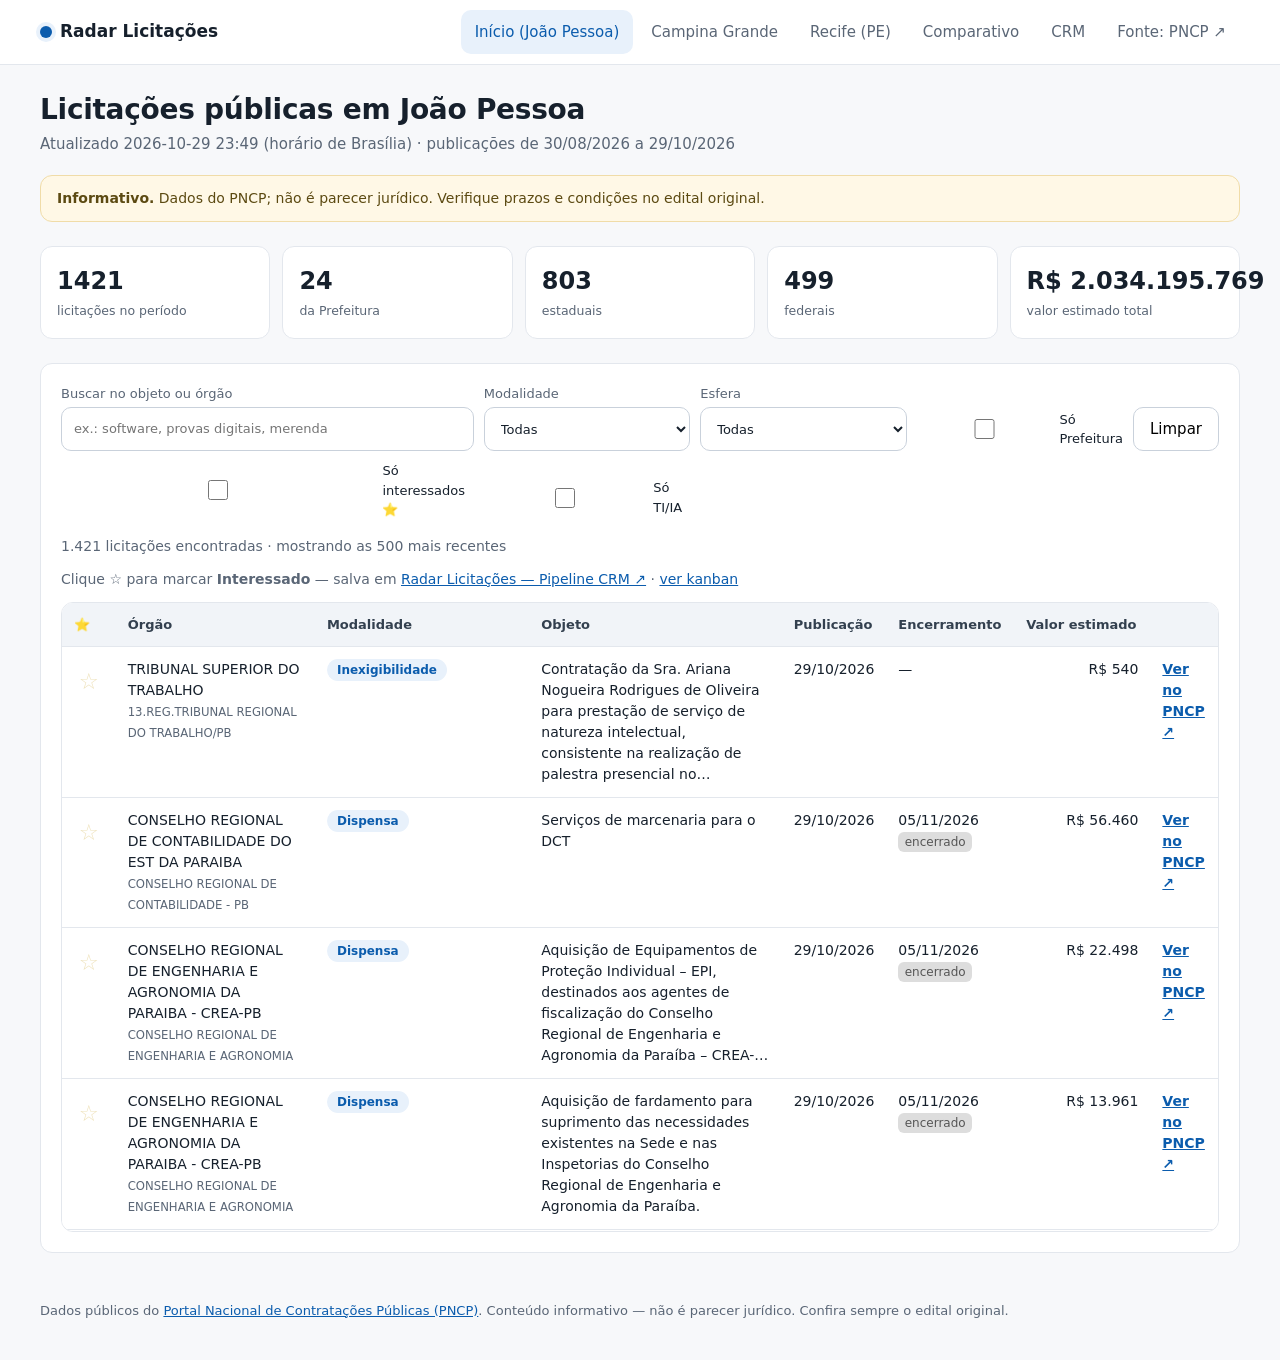
<file: docs/site/index.html>
<!doctype html><html lang="pt-BR"><head><meta charset="utf-8"><meta name="viewport" content="width=device-width,initial-scale=1">
<title>Radar Licitações — João Pessoa</title><link rel="stylesheet" href="shared.css"></head><body>
<main><h1>Licitações públicas em João Pessoa</h1><p class="sub" id="meta">Carregando…</p>
<div class="note"><strong>Informativo.</strong> Dados do PNCP; não é parecer jurídico. Verifique prazos e condições no edital original.</div>
<div class="kpis" id="kpis"></div>
<section class="panel" aria-label="Lista de licitações">
<div class="filters"><label class="q">Buscar no objeto ou órgão<input type="search" id="fq" placeholder="ex.: software, provas digitais, merenda"></label>
<label>Modalidade<select id="fm"><option value="">Todas</option></select></label>
<label>Esfera<select id="fe"><option value="">Todas</option></select></label>
<label class="chk"><input type="checkbox" id="fp"> Só Prefeitura</label><button id="clr" type="button">Limpar</button></div>
<p class="count" id="cnt" aria-live="polite"></p><div id="res"></div></section></main>
<script src="shared.js"></script><script>cityPage({cid:"jp",file:"oportunidades.json",cnpj:"08778326000156",active:"index.html"})</script></body></html>
</file>
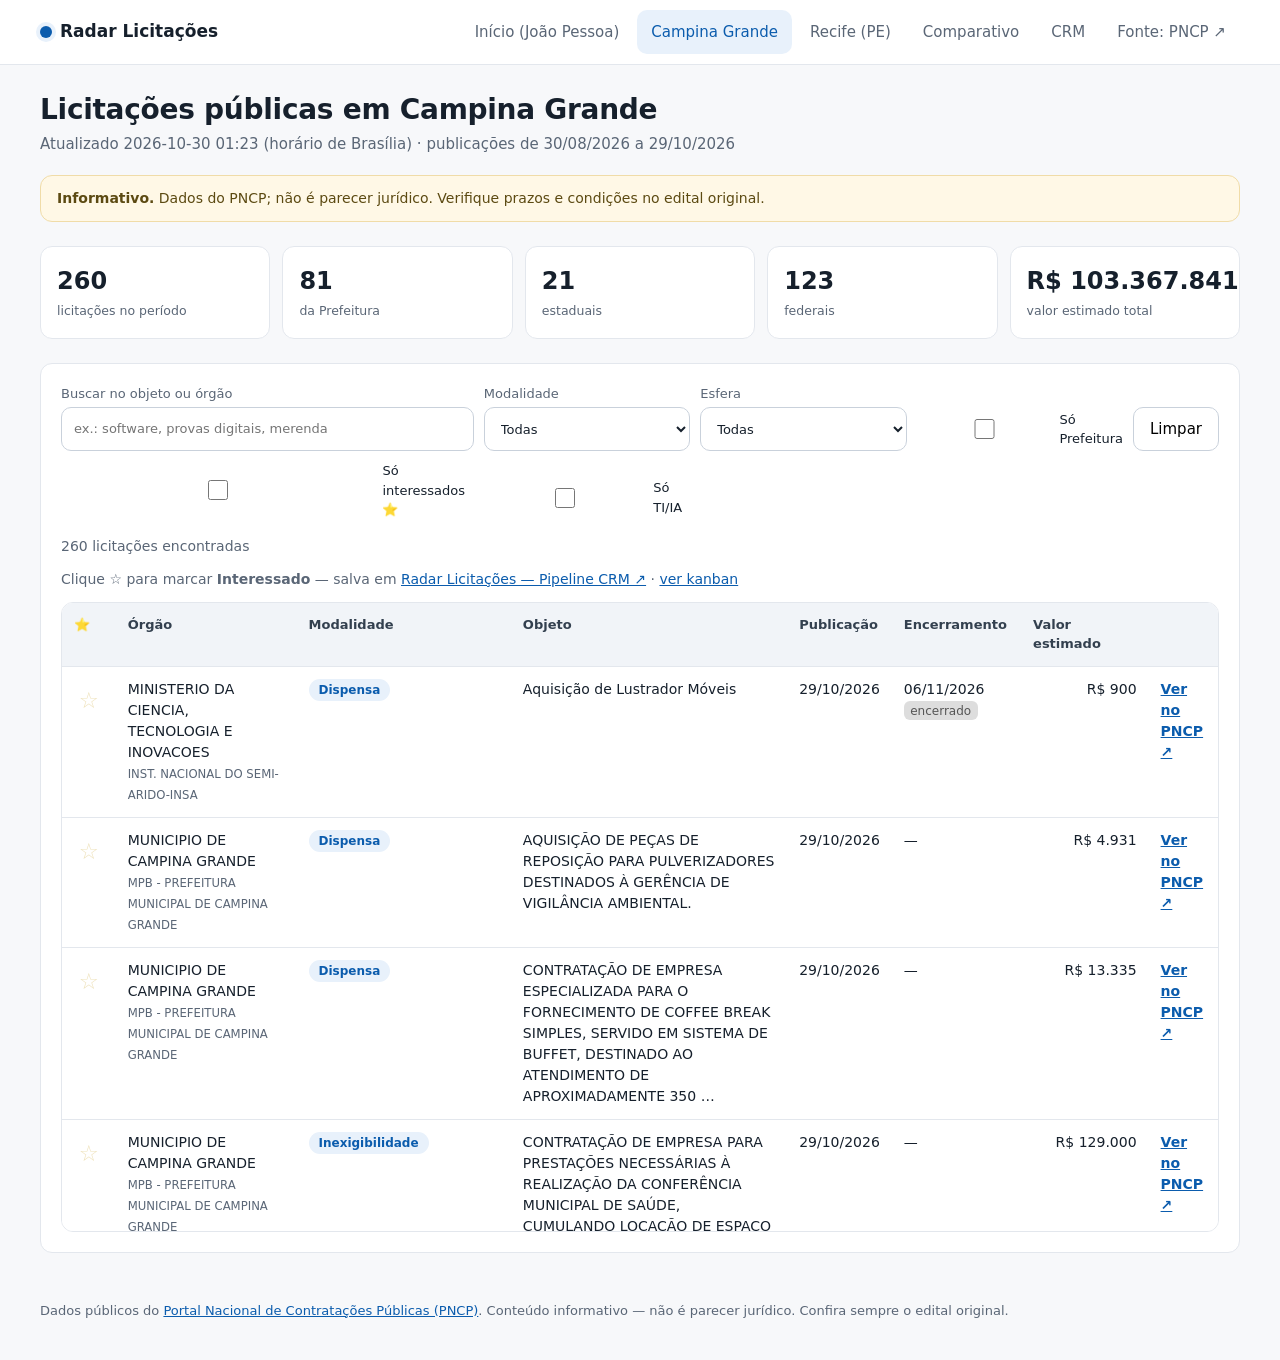
<file: docs/site/campina.html>
<!doctype html><html lang="pt-BR"><head><meta charset="utf-8"><meta name="viewport" content="width=device-width,initial-scale=1">
<title>Radar Licitações — Campina Grande</title><link rel="stylesheet" href="shared.css"></head><body>
<main><h1>Licitações públicas em Campina Grande</h1><p class="sub" id="meta">Carregando…</p>
<div class="note"><strong>Informativo.</strong> Dados do PNCP; não é parecer jurídico. Verifique prazos e condições no edital original.</div>
<div class="kpis" id="kpis"></div>
<section class="panel" aria-label="Lista de licitações">
<div class="filters"><label class="q">Buscar no objeto ou órgão<input type="search" id="fq" placeholder="ex.: software, provas digitais, merenda"></label>
<label>Modalidade<select id="fm"><option value="">Todas</option></select></label>
<label>Esfera<select id="fe"><option value="">Todas</option></select></label>
<label class="chk"><input type="checkbox" id="fp"> Só Prefeitura</label><button id="clr" type="button">Limpar</button></div>
<p class="count" id="cnt" aria-live="polite"></p><div id="res"></div></section></main>
<script src="shared.js"></script><script>cityPage({cid:"cg",file:"oportunidades-cg.json",cnpj:"08993917000146",active:"campina.html"})</script></body></html>
</file>
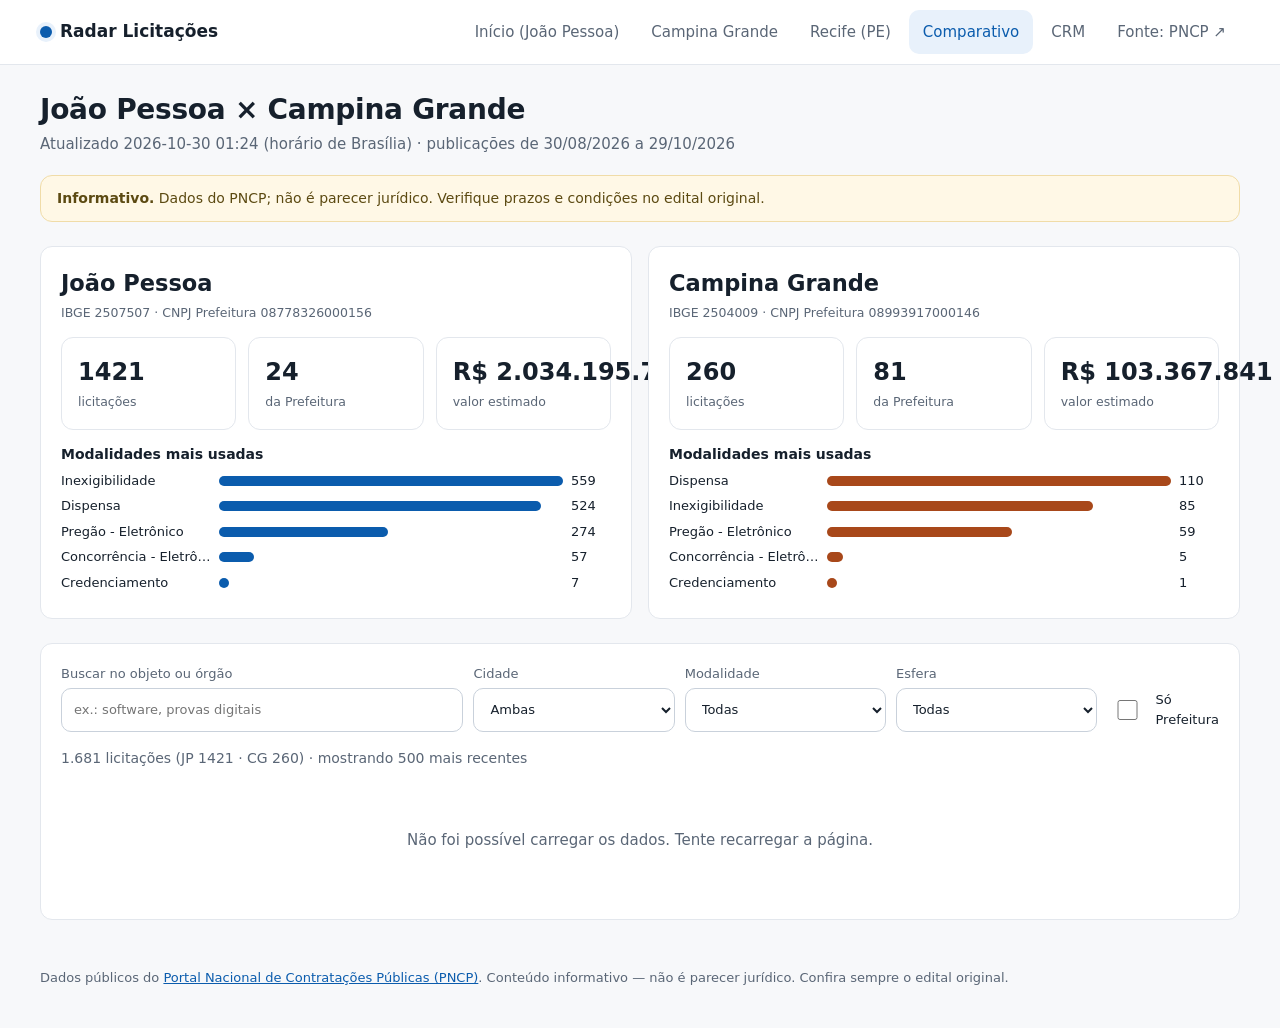
<file: docs/site/comparativo.html>
<!doctype html><html lang="pt-BR"><head><meta charset="utf-8"><meta name="viewport" content="width=device-width,initial-scale=1">
<title>Radar Licitações — João Pessoa × Campina Grande</title><link rel="stylesheet" href="shared.css"></head><body>
<main><h1>João Pessoa × Campina Grande</h1><p class="sub" id="meta">Carregando…</p>
<div class="note"><strong>Informativo.</strong> Dados do PNCP; não é parecer jurídico. Verifique prazos e condições no edital original.</div>
<div class="grid2" id="cards"></div>
<section class="panel" aria-label="Lista comparada">
<div class="filters"><label class="q">Buscar no objeto ou órgão<input type="search" id="fq" placeholder="ex.: software, provas digitais"></label>
<label>Cidade<select id="fc"><option value="">Ambas</option><option value="jp">João Pessoa</option><option value="cg">Campina Grande</option></select></label>
<label>Modalidade<select id="fm"><option value="">Todas</option></select></label>
<label>Esfera<select id="fe"><option value="">Todas</option></select></label>
<label class="chk"><input type="checkbox" id="fp"> Só Prefeitura</label></div>
<p class="count" id="cnt" aria-live="polite"></p><div id="res"></div></section></main>
<script src="shared.js"></script><script>
shell("comparativo.html");let D=[];$("res").innerHTML=loading();
fetch("comparativo.json").then(r=>{if(!r.ok)throw 0;return r.json()}).then(j=>{
 const p=j.cidades.jp.periodo;$("meta").textContent=`Atualizado ${j.atualizado_em.replace("T"," ").slice(0,16)} (horário de Brasília) · publicações de ${dt(p.inicio)} a ${dt(p.fim)}`;
 for(const[k,c]of Object.entries(j.cidades))c.oportunidades.forEach(o=>D.push({...o,cid:k,pref:(o.id||"").slice(0,14)===c.cnpj_pref}));
 fill($("fm"),D.map(o=>o.modalidade));fill($("fe"),D.map(o=>o.esfera));
 $("cards").innerHTML=Object.entries(j.cidades).map(([k,c])=>{const L=D.filter(o=>o.cid==k),n=f=>L.filter(f).length,mod={};L.forEach(o=>mod[o.modalidade]=(mod[o.modalidade]||0)+1);
  const top=Object.entries(mod).sort((a,b)=>b[1]-a[1]).slice(0,6),mx=top[0]?.[1]||1;
  return `<div class="panel ${k}"><h2 style="margin:0">${esc(c.nome)}</h2><small style="color:var(--muted)">IBGE ${c.ibge} · CNPJ Prefeitura ${c.cnpj_pref}</small>
  <div class="kpis" style="margin:14px 0"><div class="kpi"><b>${c.total}</b><small>licitações</small></div><div class="kpi"><b>${n(o=>o.pref)}</b><small>da Prefeitura</small></div><div class="kpi"><b>${brl(L.reduce((s,o)=>s+(o.valor_estimado||0),0))}</b><small>valor estimado</small></div></div>
  <h3 style="font-size:14px;margin:0 0 6px">Modalidades mais usadas</h3>${top.map(([m,v])=>`<div class="bar"><span title="${esc(m)}">${esc(m)}</span><i style="width:${Math.max(3,v/mx*100)}%"></i>${v}</div>`).join("")}</div>`}).join("");
 ["fc","fm","fe","fp","fq"].forEach(i=>$(i).addEventListener("input",draw));draw();
}).catch(()=>$("res").innerHTML=empty("Não foi possível carregar os dados. Tente recarregar a página."));
function draw(){const c=$("fc").value,m=$("fm").value,e=$("fe").value,p=$("fp").checked,q=$("fq").value.toLowerCase().trim();
 const F=D.filter(o=>(!c||o.cid==c)&&(!m||o.modalidade==m)&&(!e||o.esfera==e)&&(!p||o.pref)&&(!q||((o.objeto||"")+" "+(o.orgao||"")).toLowerCase().includes(q))).sort((a,b)=>(b.data_publicacao||"").localeCompare(a.data_publicacao||""));
 $("cnt").textContent=`${F.length.toLocaleString("pt-BR")} licitações (JP ${F.filter(o=>o.cid=="jp").length} · CG ${F.filter(o=>o.cid=="cg").length})`+(F.length>500?" · mostrando 500 mais recentes":"");
 $("res").innerHTML=F.length?`<div class="tw"><table><thead><tr><th><span class="sr">Selecionar</span></th><th>Cidade</th><th>Órgão</th><th>Modalidade</th><th>Objeto</th><th>Publicação</th><th>Encerramento</th><th>Valor estimado</th><th><span class="sr">Link</span></th></tr></thead><tbody>${F.slice(0,500).map(o=>row(o,1)).join("")}</tbody></table></div>`:empty("Nenhuma licitação com esses filtros.");bindSel($("res"));}
</script></body></html>
</file>
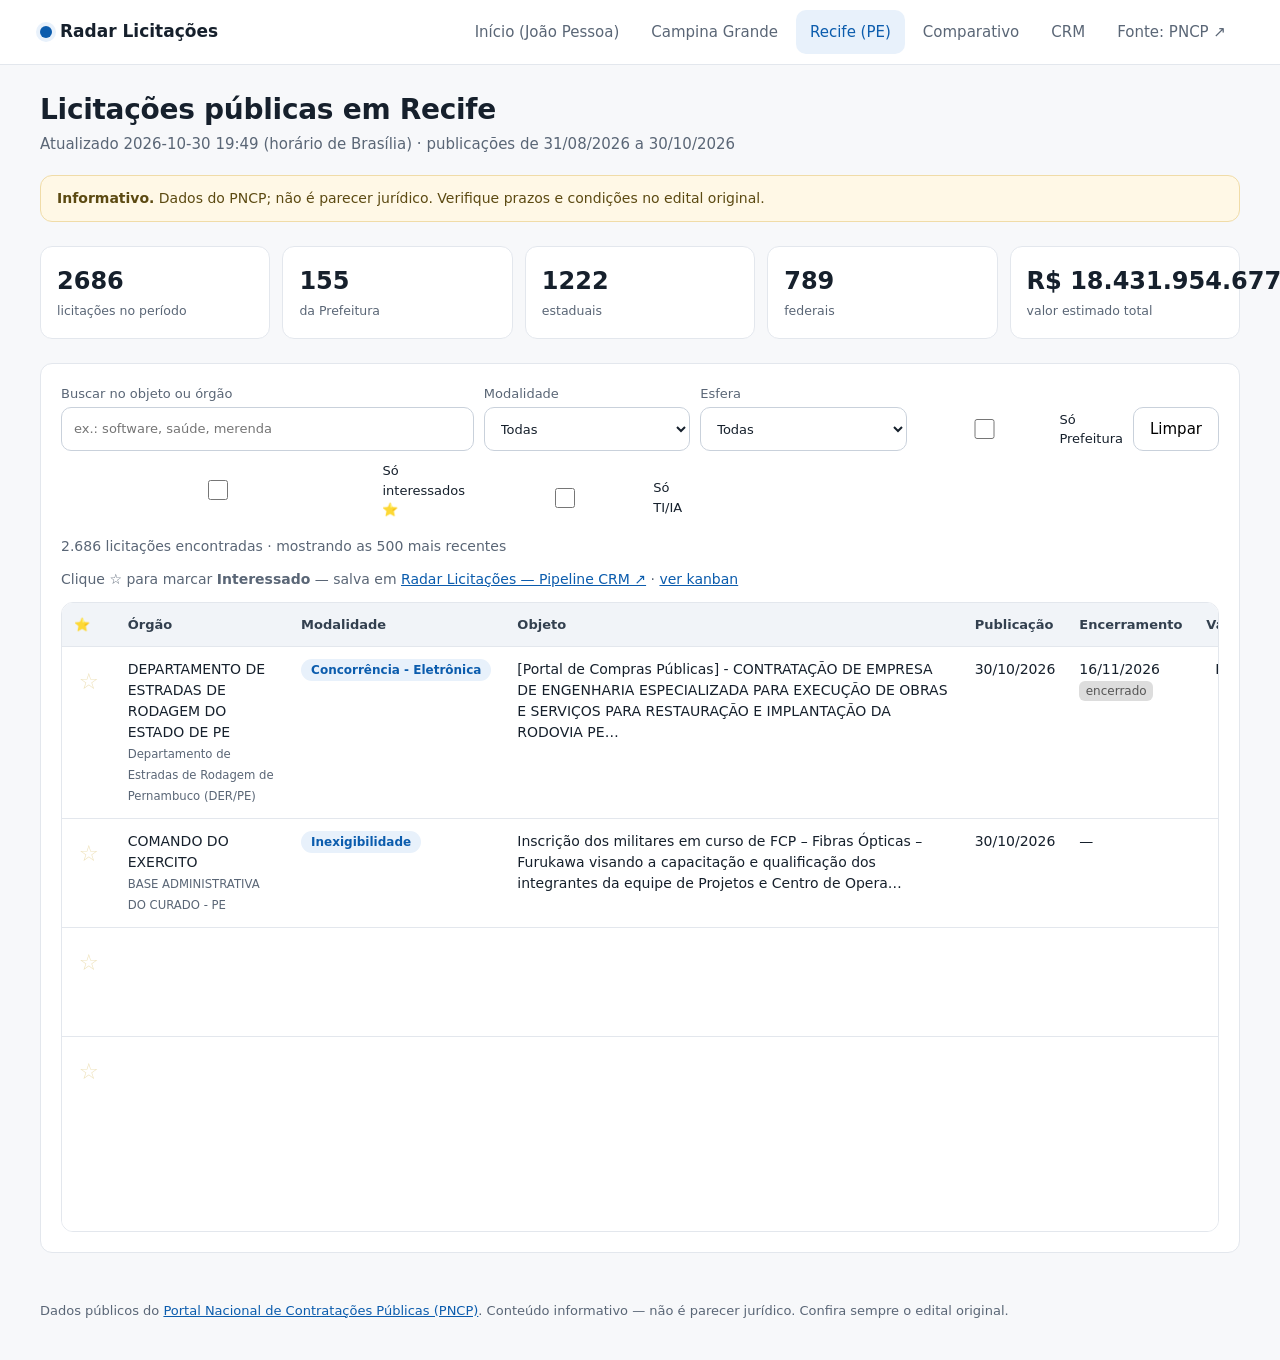
<file: docs/site/recife.html>
<!doctype html><html lang="pt-BR"><head><meta charset="utf-8"><meta name="viewport" content="width=device-width,initial-scale=1">
<title>Radar Licitações — Recife</title><link rel="stylesheet" href="shared.css"></head><body>
<main><h1>Licitações públicas em Recife</h1><p class="sub" id="meta">Carregando…</p>
<div class="note"><strong>Informativo.</strong> Dados do PNCP; não é parecer jurídico. Verifique prazos e condições no edital original.</div>
<div class="kpis" id="kpis"></div>
<section class="panel" aria-label="Lista de licitações">
<div class="filters"><label class="q">Buscar no objeto ou órgão<input type="search" id="fq" placeholder="ex.: software, saúde, merenda"></label>
<label>Modalidade<select id="fm"><option value="">Todas</option></select></label>
<label>Esfera<select id="fe"><option value="">Todas</option></select></label>
<label class="chk"><input type="checkbox" id="fp"> Só Prefeitura</label><button id="clr" type="button">Limpar</button></div>
<p class="count" id="cnt" aria-live="polite"></p><div id="res"></div></section></main>
<script src="shared.js"></script><script>cityPage({cid:"pe",file:"oportunidades-pe.json",cnpj:"10565000000192",active:"recife.html"})</script></body></html>
</file>
<file: docs/site/shared.css>
:root{--bg:#f7f8fa;--card:#fff;--ink:#16202c;--muted:#5a6676;--line:#e3e7ed;--accent:#0b5cad;--accent-soft:#e8f1fb;--cg:#a8481a;--r:12px;font-family:Inter,system-ui,-apple-system,"Segoe UI",Roboto,sans-serif}
*{box-sizing:border-box}body{margin:0;background:var(--bg);color:var(--ink);line-height:1.5;font-size:15px}
a{color:var(--accent)}a:focus-visible,button:focus-visible,input:focus-visible,select:focus-visible{outline:3px solid #7fb0e6;outline-offset:2px}
.top{background:#fff;border-bottom:1px solid var(--line);position:sticky;top:0;z-index:5}
.top .in{max-width:1240px;margin:auto;padding:0 20px;display:flex;align-items:center;gap:16px;flex-wrap:wrap;min-height:64px}
.brand{font-weight:700;font-size:17px;text-decoration:none;color:var(--ink);display:flex;align-items:center;gap:8px}
.brand i{width:12px;height:12px;border-radius:50%;background:var(--accent);box-shadow:0 0 0 4px var(--accent-soft)}
nav{display:flex;gap:4px;flex-wrap:wrap;margin-left:auto}
nav a{min-height:44px;display:inline-flex;align-items:center;padding:0 14px;border-radius:10px;text-decoration:none;color:var(--muted);font-weight:500}
nav a:hover{background:var(--bg);color:var(--ink)}nav a[aria-current=page]{background:var(--accent-soft);color:var(--accent)}
main{max-width:1240px;margin:auto;padding:28px 20px 48px}
h1{font-size:28px;line-height:1.2;margin:0 0 6px;letter-spacing:-.01em}.sub{color:var(--muted);margin:0 0 20px}
.note{background:#fff8e6;border:1px solid #f0dca8;color:#5c4a12;border-radius:var(--r);padding:12px 16px;font-size:14px;margin-bottom:24px}
.kpis{display:grid;grid-template-columns:repeat(auto-fit,minmax(160px,1fr));gap:12px;margin-bottom:24px}
.kpi{background:var(--card);border:1px solid var(--line);border-radius:var(--r);padding:16px}
.kpi b{display:block;font-size:24px;font-variant-numeric:tabular-nums}.kpi small{color:var(--muted)}
.panel{background:var(--card);border:1px solid var(--line);border-radius:var(--r);padding:20px}
.filters{display:grid;grid-template-columns:2fr repeat(3,1fr) auto;gap:10px;margin-bottom:16px;align-items:end}
.filters label{display:flex;flex-direction:column;font-size:13px;color:var(--muted);gap:4px}
.filters input[type=search],select{min-height:44px;padding:0 12px;border:1px solid #c9d1db;border-radius:10px;font:inherit;background:#fff;color:var(--ink)}
.chk{flex-direction:row!important;align-items:center;min-height:44px;gap:8px!important;color:var(--ink)!important}.chk input{width:20px;height:20px}
button{min-height:44px;padding:0 16px;border-radius:10px;border:1px solid #c9d1db;background:#fff;font:inherit;cursor:pointer}button.primary{background:#1a5fb4;border-color:#1a5fb4;color:#fff}button.primary:disabled{opacity:.55;cursor:wait}
.count{color:var(--muted);font-size:14px;margin:0 0 12px}
.tw{overflow:auto;border:1px solid var(--line);border-radius:var(--r);background:#fff;max-height:70vh}
table{width:100%;border-collapse:collapse;font-size:14px}th,td{padding:12px;border-bottom:1px solid var(--line);text-align:left;vertical-align:top}
th{background:#f1f4f8;position:sticky;top:0;font-weight:600;color:#33404f;font-size:13px}tr:hover td{background:#fafcff}
td.v{text-align:right;white-space:nowrap;font-variant-numeric:tabular-nums}td small{color:var(--muted)}
.pill{display:inline-block;padding:2px 10px;border-radius:999px;font-size:12px;font-weight:600;background:var(--accent-soft);color:var(--accent);white-space:nowrap}
.pill.cg{background:#fbeee6;color:var(--cg)}
td a.open{display:inline-flex;min-height:44px;align-items:center;font-weight:600}
.state{padding:48px 16px;text-align:center;color:var(--muted)}
.skel{height:14px;border-radius:6px;background:linear-gradient(90deg,#eef1f5,#f8f9fb,#eef1f5);background-size:200%;animation:sh 1.2s infinite;margin:10px auto;max-width:520px}
@keyframes sh{to{background-position:-200% 0}}
.grid2{display:grid;grid-template-columns:1fr 1fr;gap:16px;margin-bottom:24px}
.bar{display:grid;grid-template-columns:150px 1fr 40px;gap:8px;align-items:center;font-size:13px;margin:6px 0}
.bar span{overflow:hidden;text-overflow:ellipsis;white-space:nowrap}.bar i{height:10px;border-radius:5px;background:var(--accent)}.cg .bar i{background:var(--cg)}
footer{max-width:1240px;margin:auto;padding:0 20px 40px;color:var(--muted);font-size:13px}
@media(max-width:860px){.filters{grid-template-columns:1fr 1fr}.filters .q{grid-column:1/-1}.grid2{grid-template-columns:1fr}
 thead{display:none}table,tbody,tr,td{display:block}tr{border-bottom:1px solid var(--line);padding:8px 0}td{border:0;padding:4px 14px}td.v{text-align:left}
 td[data-l]::before{content:attr(data-l);display:block;font-size:12px;color:var(--muted)}h1{font-size:23px}}
.sr{position:absolute;width:1px;height:1px;overflow:hidden;clip:rect(0 0 0 0)}
.filters label{min-width:0}.filters input,.filters select{width:100%}@media(max-width:860px){.top .in{padding:8px 16px}}

.star{background:none;border:0;font-size:1.4rem;cursor:pointer;color:#c9a227;padding:0 .3rem;line-height:1}.star.off{opacity:.3}.star.on{color:#e0a800}
.toast{position:fixed;left:50%;bottom:1.2rem;transform:translate(-50%,200%);background:#1d2633;color:#fff;padding:.7rem 1rem;border-radius:10px;box-shadow:0 6px 24px #0004;transition:.25s;z-index:99;max-width:92vw}.toast.on{transform:translate(-50%,0)}.toast a{color:#9cd1ff}.toast button{margin-left:.6rem}
.prazo{display:inline-block;font-size:.75rem;padding:.05rem .4rem;border-radius:6px;background:#eef2f7;color:#334}.prazo.hot{background:#fde2e1;color:#a40000;font-weight:700}.prazo.warm{background:#fff3cd;color:#7a5a00}.prazo.late{background:#ddd;color:#555}
.kanban{display:grid;grid-template-columns:repeat(4,minmax(220px,1fr));gap:.8rem;overflow-x:auto;margin:1rem 0}.col{background:#f5f7fa;border-radius:10px;padding:.6rem;min-height:120px}.col.drag{outline:2px dashed #4a90e2}.col h3{margin:.2rem 0 .6rem;font-size:.95rem}
.card{background:#fff;border:1px solid #e1e6ee;border-radius:8px;padding:.55rem;margin-bottom:.5rem;cursor:grab;font-size:.85rem}.card b{display:block;margin-bottom:.2rem}.card .acts{display:flex;gap:.3rem;flex-wrap:wrap;margin-top:.4rem;align-items:center}.card select{font-size:.8rem}
</file>
